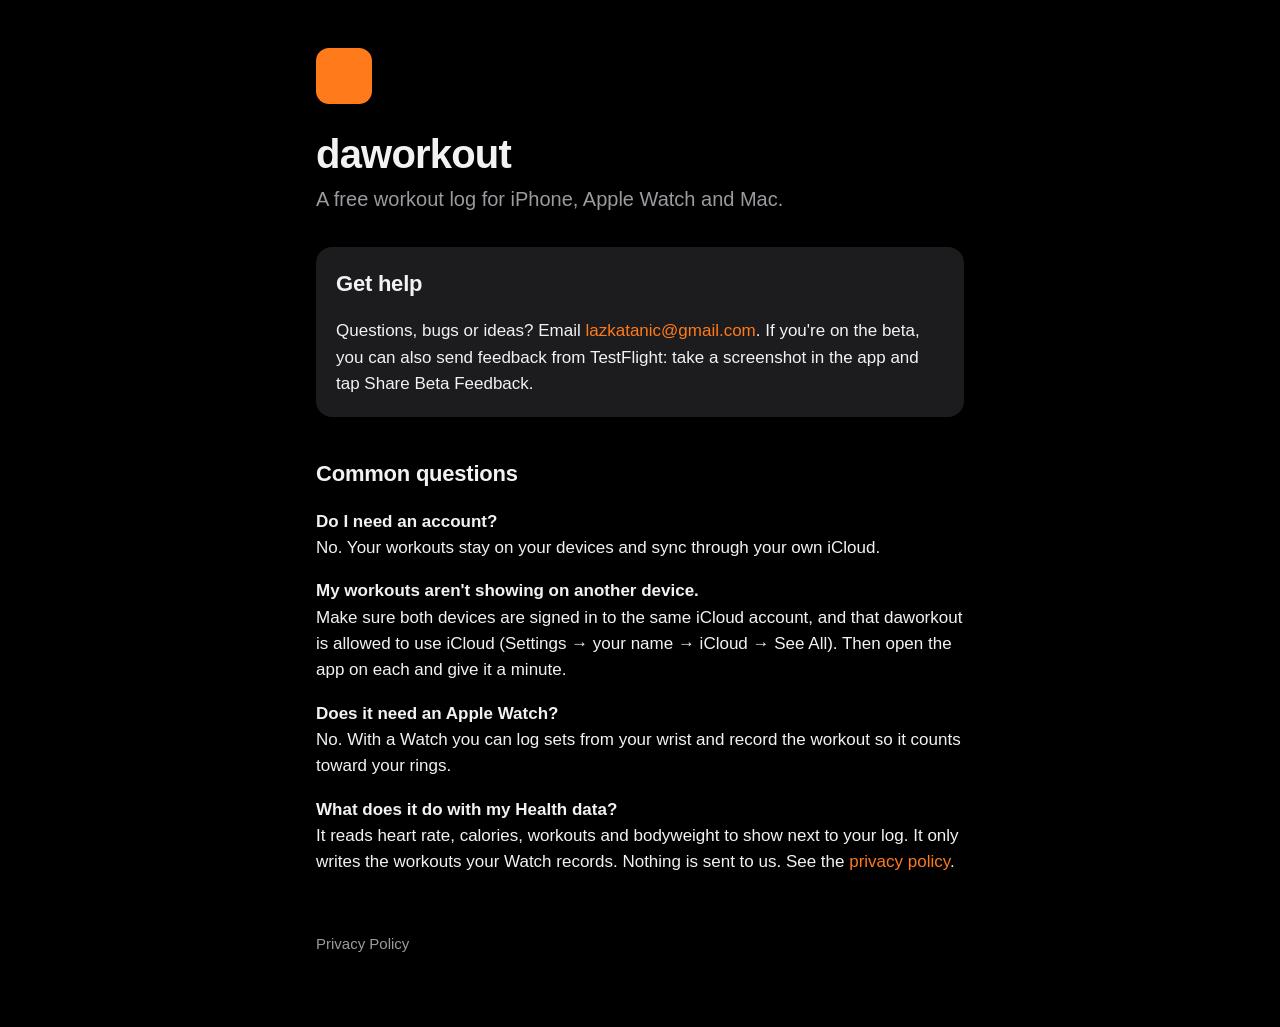
<file: index.html>
<!doctype html>
<html lang="en">
<head>
<meta charset="utf-8">
<meta name="viewport" content="width=device-width, initial-scale=1">
<title>daworkout Support</title>
<meta name="description" content="Help and contact for daworkout, a free workout log for iPhone, Apple Watch and Mac.">
<link rel="stylesheet" href="style.css">
</head>
<body>
<main>
  <span class="mark" aria-hidden="true"></span>
  <h1>daworkout</h1>
  <p class="lede">A free workout log for iPhone, Apple Watch and Mac.</p>

  <div class="card">
    <h2>Get help</h2>
    <p>Questions, bugs or ideas? Email <a href="mailto:lazkatanic@gmail.com">lazkatanic@gmail.com</a>. If you're on the beta, you can also send feedback from TestFlight: take a screenshot in the app and tap Share Beta Feedback.</p>
  </div>

  <h2>Common questions</h2>
  <p><strong>Do I need an account?</strong><br>No. Your workouts stay on your devices and sync through your own iCloud.</p>
  <p><strong>My workouts aren't showing on another device.</strong><br>Make sure both devices are signed in to the same iCloud account, and that daworkout is allowed to use iCloud (Settings → your name → iCloud → See All). Then open the app on each and give it a minute.</p>
  <p><strong>Does it need an Apple Watch?</strong><br>No. With a Watch you can log sets from your wrist and record the workout so it counts toward your rings.</p>
  <p><strong>What does it do with my Health data?</strong><br>It reads heart rate, calories, workouts and bodyweight to show next to your log. It only writes the workouts your Watch records. Nothing is sent to us. See the <a href="privacy/">privacy policy</a>.</p>

  <footer><a href="privacy/">Privacy Policy</a></footer>
</main>
</body>
</html>
</file>
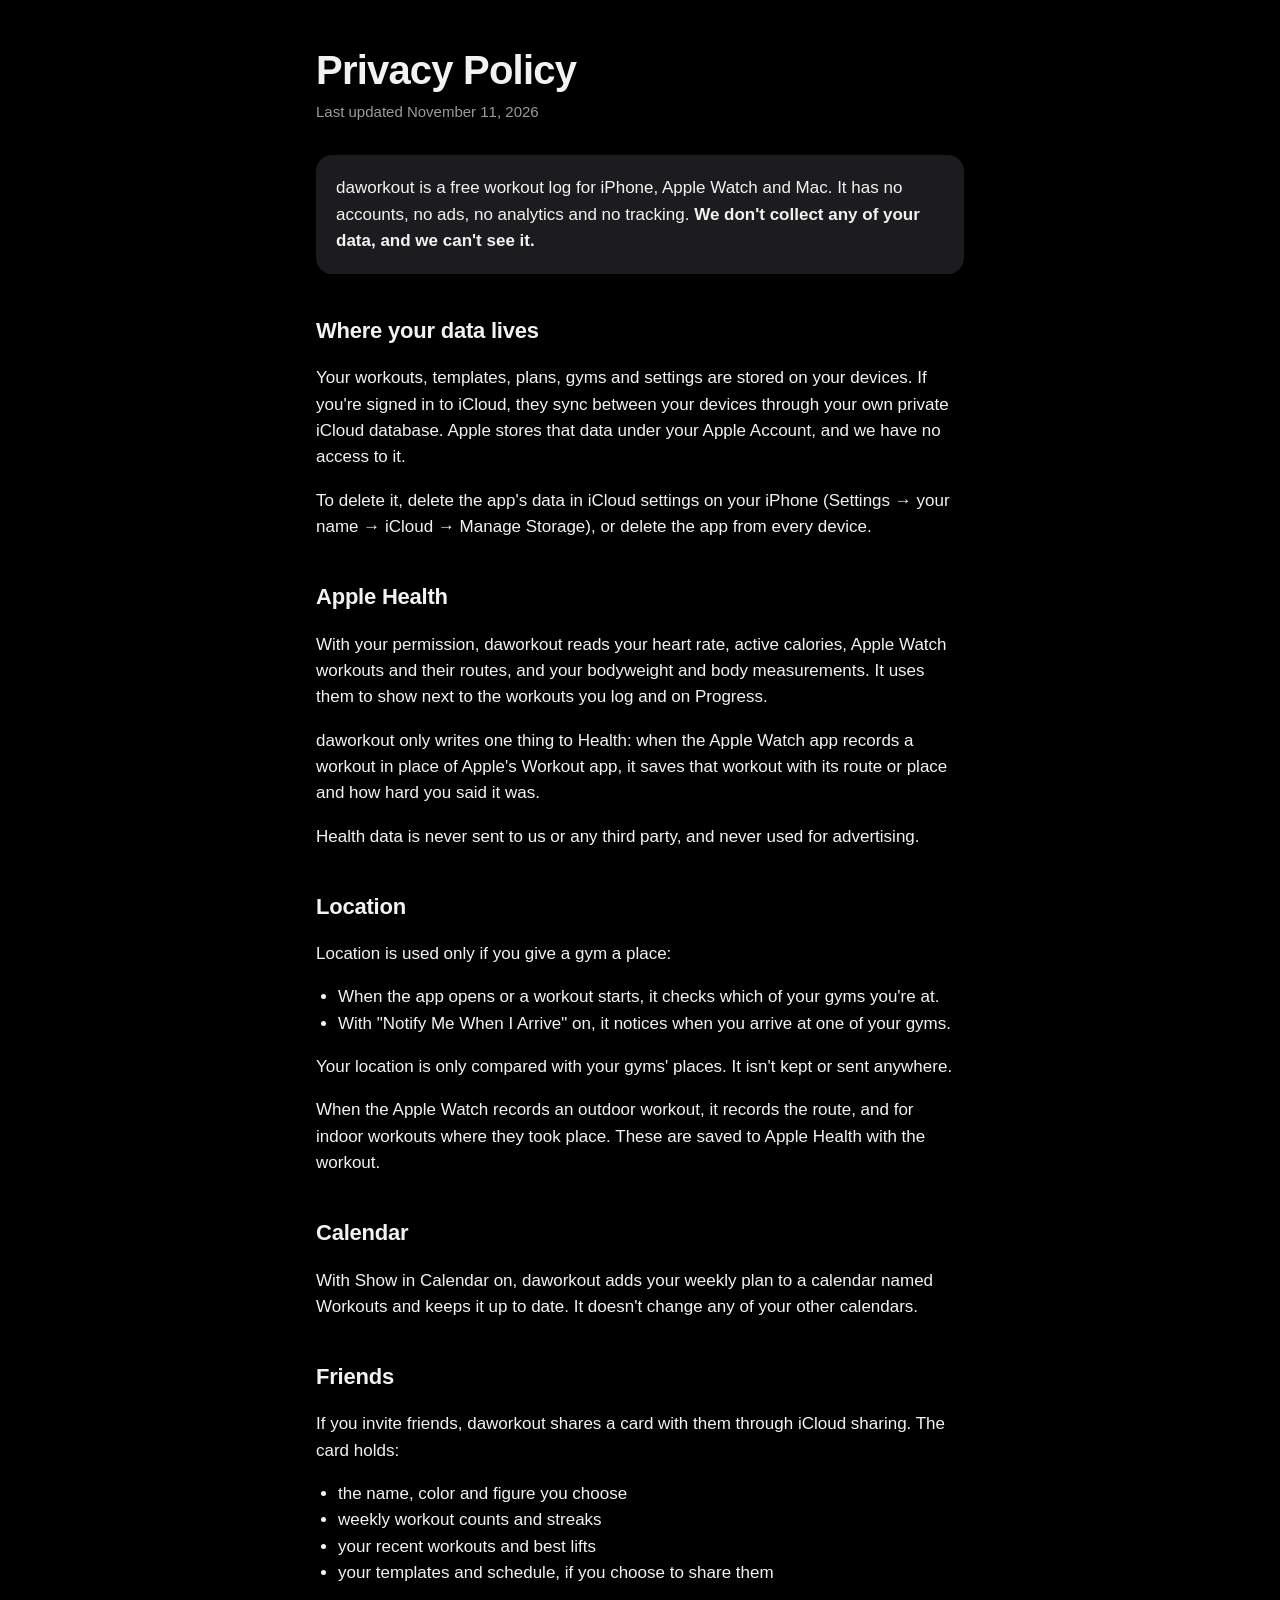
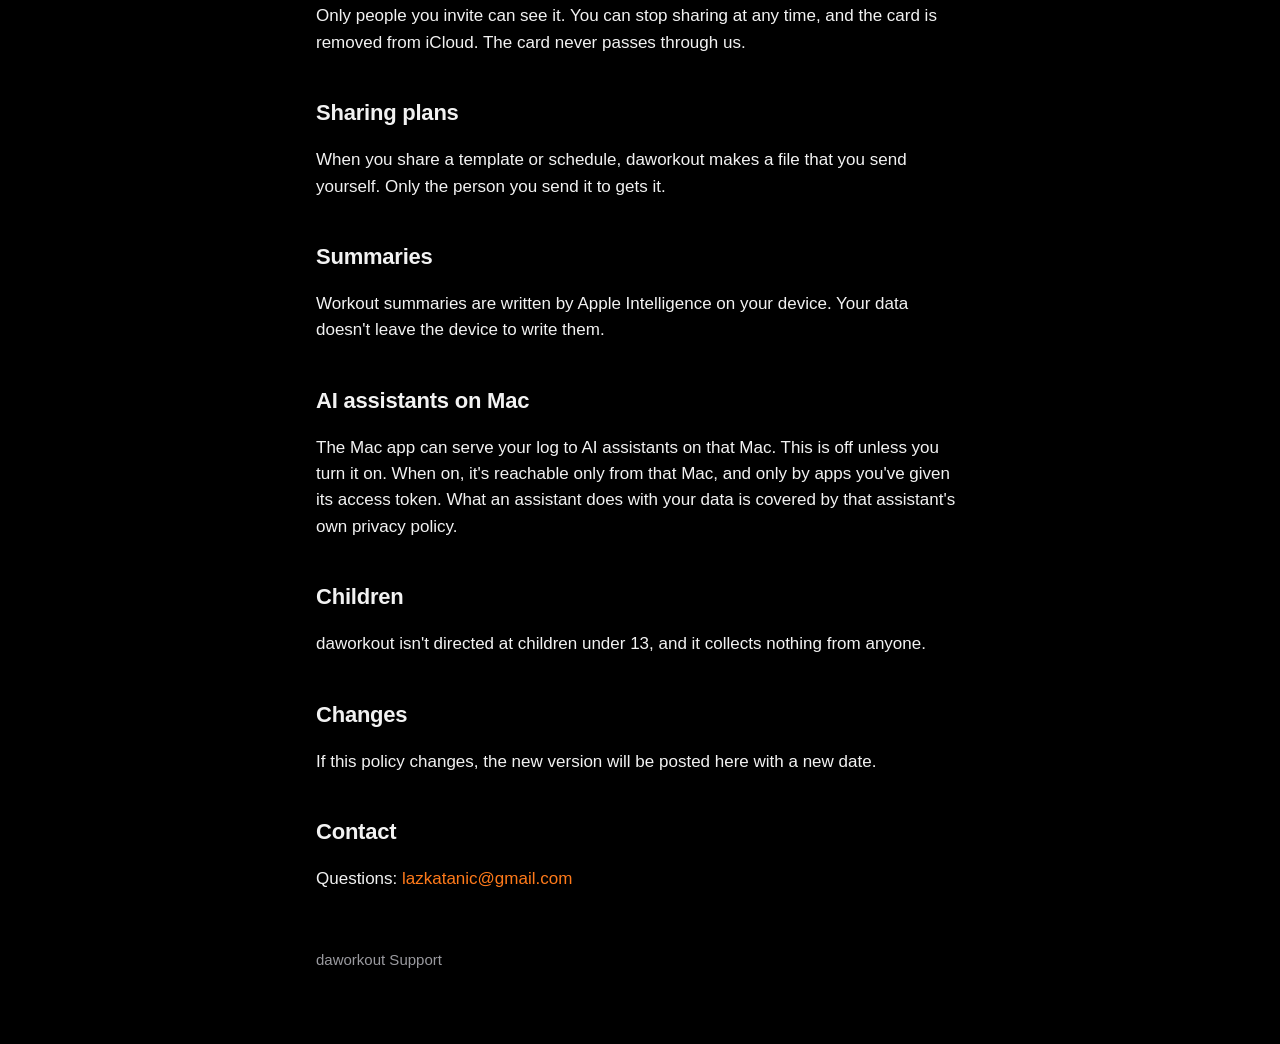
<file: privacy/index.html>
<!doctype html>
<html lang="en">
<head>
<meta charset="utf-8">
<meta name="viewport" content="width=device-width, initial-scale=1">
<title>daworkout Privacy Policy</title>
<meta name="description" content="daworkout collects none of your data. Here is what the app touches and where it stays.">
<link rel="stylesheet" href="../style.css">
</head>
<body>
<main>
  <h1>Privacy Policy</h1>
  <p class="updated">Last updated November 11, 2026</p>

  <div class="card">
    <p>daworkout is a free workout log for iPhone, Apple Watch and Mac. It has no accounts, no ads, no analytics and no tracking. <strong>We don't collect any of your data, and we can't see it.</strong></p>
  </div>

  <h2>Where your data lives</h2>
  <p>Your workouts, templates, plans, gyms and settings are stored on your devices. If you're signed in to iCloud, they sync between your devices through your own private iCloud database. Apple stores that data under your Apple Account, and we have no access to it.</p>
  <p>To delete it, delete the app's data in iCloud settings on your iPhone (Settings → your name → iCloud → Manage Storage), or delete the app from every device.</p>

  <h2>Apple Health</h2>
  <p>With your permission, daworkout reads your heart rate, active calories, Apple Watch workouts and their routes, and your bodyweight and body measurements. It uses them to show next to the workouts you log and on Progress.</p>
  <p>daworkout only writes one thing to Health: when the Apple Watch app records a workout in place of Apple's Workout app, it saves that workout with its route or place and how hard you said it was.</p>
  <p>Health data is never sent to us or any third party, and never used for advertising.</p>

  <h2>Location</h2>
  <p>Location is used only if you give a gym a place:</p>
  <ul>
    <li>When the app opens or a workout starts, it checks which of your gyms you're at.</li>
    <li>With "Notify Me When I Arrive" on, it notices when you arrive at one of your gyms.</li>
  </ul>
  <p>Your location is only compared with your gyms' places. It isn't kept or sent anywhere.</p>
  <p>When the Apple Watch records an outdoor workout, it records the route, and for indoor workouts where they took place. These are saved to Apple Health with the workout.</p>

  <h2>Calendar</h2>
  <p>With Show in Calendar on, daworkout adds your weekly plan to a calendar named Workouts and keeps it up to date. It doesn't change any of your other calendars.</p>

  <h2>Friends</h2>
  <p>If you invite friends, daworkout shares a card with them through iCloud sharing. The card holds:</p>
  <ul>
    <li>the name, color and figure you choose</li>
    <li>weekly workout counts and streaks</li>
    <li>your recent workouts and best lifts</li>
    <li>your templates and schedule, if you choose to share them</li>
  </ul>
  <p>Only people you invite can see it. You can stop sharing at any time, and the card is removed from iCloud. The card never passes through us.</p>

  <h2>Sharing plans</h2>
  <p>When you share a template or schedule, daworkout makes a file that you send yourself. Only the person you send it to gets it.</p>

  <h2>Summaries</h2>
  <p>Workout summaries are written by Apple Intelligence on your device. Your data doesn't leave the device to write them.</p>

  <h2>AI assistants on Mac</h2>
  <p>The Mac app can serve your log to AI assistants on that Mac. This is off unless you turn it on. When on, it's reachable only from that Mac, and only by apps you've given its access token. What an assistant does with your data is covered by that assistant's own privacy policy.</p>

  <h2>Children</h2>
  <p>daworkout isn't directed at children under 13, and it collects nothing from anyone.</p>

  <h2>Changes</h2>
  <p>If this policy changes, the new version will be posted here with a new date.</p>

  <h2>Contact</h2>
  <p>Questions: <a href="mailto:lazkatanic@gmail.com">lazkatanic@gmail.com</a></p>

  <footer><a href="../">daworkout Support</a></footer>
</main>
</body>
</html>
</file>
<file: style.css>
:root {
  --bg: #000; --card: #1c1c1e; --text: #f2f2f2; --muted: #9a9a9f; --accent: #ff7a1a;
  color-scheme: dark;
}
* { box-sizing: border-box; }
body {
  margin: 0; background: var(--bg); color: var(--text);
  font: 17px/1.55 -apple-system, BlinkMacSystemFont, "SF Pro Text", "Helvetica Neue", Arial, sans-serif;
  -webkit-text-size-adjust: 100%;
}
main { max-width: 680px; margin: 0 auto; padding: 48px 16px 72px; }
.mark { display: inline-block; width: 56px; height: 56px; border-radius: 13px; background: var(--accent); margin-bottom: 20px; }
h1 { font-size: 40px; line-height: 1.1; margin: 0 0 8px; letter-spacing: -0.02em; }
h2 { font-size: 22px; margin: 40px 0 8px; letter-spacing: -0.01em; }
p, li { color: var(--text); }
.lede { font-size: 20px; color: var(--muted); margin: 0 0 32px; }
.updated { color: var(--muted); font-size: 15px; margin: 0 0 32px; }
a { color: var(--accent); text-decoration: none; }
a:hover { text-decoration: underline; }
ul { padding-left: 22px; }
.card { background: var(--card); border-radius: 16px; padding: 20px; margin: 16px 0; }
.card h2 { margin-top: 0; }
.card p:first-child { margin-top: 0; }
.card p:last-child { margin-bottom: 0; }
footer { color: var(--muted); font-size: 15px; margin-top: 56px; }
footer a { color: var(--muted); }
</file>
